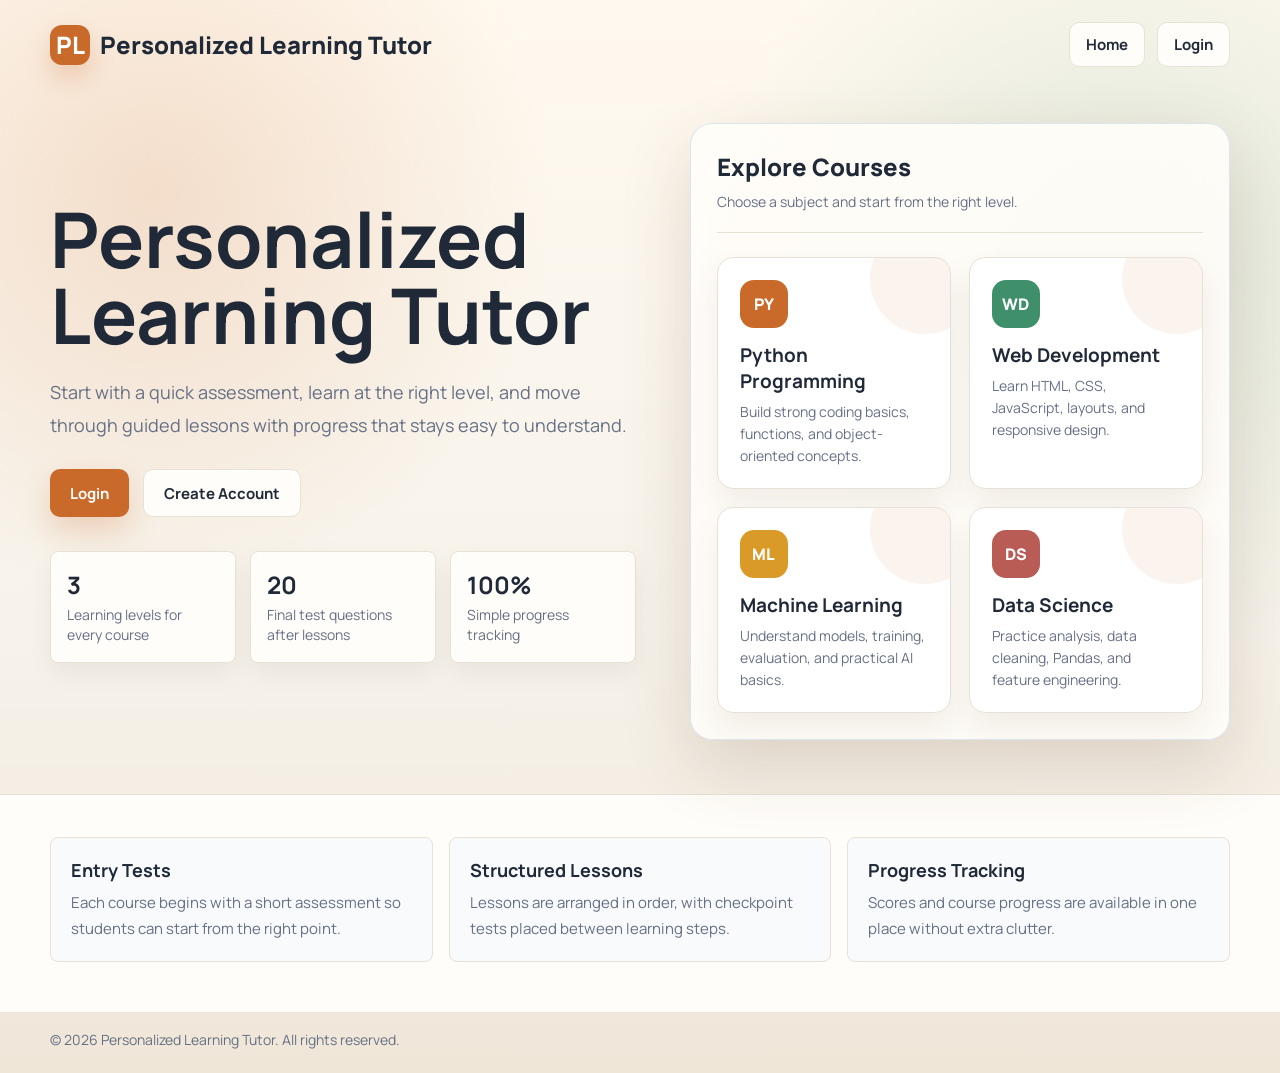
<file: templates/index.html>
<!DOCTYPE html>
<html lang="en">
<head>
<meta charset="UTF-8">
<meta name="viewport" content="width=device-width, initial-scale=1.0">
<title>Personalized Learning Tutor</title>
<link href="https://fonts.googleapis.com/css2?family=Manrope:wght@400;500;600;700;800&display=swap" rel="stylesheet">
<style>
*{margin:0;padding:0;box-sizing:border-box;}

:root{
    --bg:#f7f3eb;
    --surface:#fffdf9;
    --text:#1f2937;
    --muted:#667085;
    --accent:#c96a2b;
    --accent-dark:#a9551e;
    --green:#3f8f6b;
    --gold:#d99a27;
    --rose:#b85c55;
    --line:#e8e1d5;
    --shadow:0 24px 70px rgba(85,52,24,.16);
}

html{
    min-height:100%;
}

body{
    font-family:'Manrope',sans-serif;
    min-height:100vh;
    background:
        radial-gradient(circle at 12% 18%, rgba(201,106,43,.18), transparent 28%),
        radial-gradient(circle at 88% 24%, rgba(63,143,107,.14), transparent 30%),
        linear-gradient(180deg, #fff9ef 0%, var(--bg) 58%, #efe6d8 100%),
        var(--bg);
    color:var(--text);
}

.page{
    width:100%;
    min-height:100vh;
    display:flex;
    flex-direction:column;
}

.topbar{
    display:flex;
    justify-content:space-between;
    align-items:center;
    gap:16px;
    width:min(1180px, calc(100% - 40px));
    margin:0 auto;
    padding:22px 0;
}

.brand{
    display:flex;
    align-items:center;
    gap:10px;
    font-size:24px;
    font-weight:800;
}

.brand-mark{
    display:inline-grid;
    place-items:center;
    width:40px;
    height:40px;
    border-radius:12px;
    background:var(--accent);
    color:white;
    box-shadow:0 12px 24px rgba(201,106,43,.24);
}

.nav{
    display:flex;
    gap:12px;
    flex-wrap:wrap;
}

.nav a,
.btn{
    display:inline-flex;
    align-items:center;
    justify-content:center;
    padding:11px 16px;
    border-radius:10px;
    text-decoration:none;
    font-weight:700;
    font-size:15px;
    transition:.2s ease;
}

.nav a{
    color:var(--text);
    border:1px solid var(--line);
    background:var(--surface);
}

.nav a:hover,
.btn-secondary:hover{
    border-color:#b8c7da;
    transform:translateY(-1px);
}

.btn-primary{
    background:var(--accent);
    color:white;
    box-shadow:0 14px 30px rgba(201,106,43,.24);
}

.btn-primary:hover{
    background:var(--accent-dark);
    transform:translateY(-1px);
}

.btn-secondary{
    color:var(--text);
    border:1px solid var(--line);
    background:var(--surface);
}

.hero{
    flex:1;
    display:grid;
    grid-template-columns:minmax(0,1.04fr) minmax(360px,.96fr);
    align-items:center;
    gap:54px;
    width:min(1180px, calc(100% - 40px));
    margin:0 auto;
    padding:34px 0 54px;
}

.hero h1{
    font-size:clamp(44px,6vw,78px);
    line-height:1;
    max-width:11ch;
}

.hero p{
    margin-top:22px;
    max-width:62ch;
    color:var(--muted);
    line-height:1.8;
    font-size:18px;
}

.actions{
    display:flex;
    gap:14px;
    flex-wrap:wrap;
    margin-top:28px;
}

.btn{
    min-height:48px;
    padding-inline:20px;
}

.stats{
    display:grid;
    grid-template-columns:repeat(3,minmax(0,1fr));
    gap:14px;
    margin-top:34px;
    max-width:620px;
}

.stat{
    padding:16px;
    background:var(--surface);
    border:1px solid var(--line);
    border-radius:8px;
    box-shadow:0 10px 26px rgba(15,23,42,.06);
}

.stat strong{
    display:block;
    font-size:24px;
    color:var(--text);
}

.stat span{
    display:block;
    margin-top:4px;
    color:var(--muted);
    font-size:14px;
    line-height:1.45;
}

.visual{
    position:relative;
    min-height:520px;
}

.course-panel{
    position:relative;
    overflow:hidden;
    height:100%;
    min-height:520px;
    padding:26px;
    border:1px solid rgba(217,226,236,.9);
    border-radius:22px;
    background:rgba(255,253,249,.9);
    box-shadow:var(--shadow);
    backdrop-filter:blur(18px);
}

.panel-top{
    display:flex;
    align-items:center;
    justify-content:space-between;
    gap:16px;
    padding-bottom:18px;
    border-bottom:1px solid var(--line);
}

.panel-title{
    font-size:24px;
    font-weight:800;
}

.panel-top p{
    margin:6px 0 0;
    font-size:14px;
}

.course-grid{
    display:grid;
    grid-template-columns:repeat(2, minmax(0, 1fr));
    gap:18px;
    margin-top:24px;
}

.course-card{
    position:relative;
    overflow:hidden;
    min-height:174px;
    padding:22px;
    border:1px solid var(--line);
    border-radius:16px;
    background:white;
    box-shadow:0 16px 30px rgba(85,52,24,.08);
    transition:.2s ease;
}

.course-card::after{
    content:"";
    position:absolute;
    right:-30px;
    top:-34px;
    width:110px;
    height:110px;
    border-radius:999px;
    background:rgba(201,106,43,.08);
}

.course-card:hover{
    transform:translateY(-4px);
    box-shadow:0 22px 38px rgba(85,52,24,.13);
}

.course-icon{
    display:grid;
    place-items:center;
    width:48px;
    height:48px;
    margin-bottom:14px;
    border-radius:14px;
    color:white;
    font-weight:800;
}

.course-icon.orange{background:var(--accent);}
.course-icon.green{background:var(--green);}
.course-icon.gold{background:var(--gold);}
.course-icon.rose{background:var(--rose);}

.course-card h3{
    position:relative;
    font-size:19px;
    margin-bottom:7px;
}

.course-card p{
    position:relative;
    margin:0;
    font-size:14px;
    line-height:1.55;
    color:var(--muted);
}

.section{
    width:100%;
    padding:42px 0 50px;
    background:var(--surface);
    border-top:1px solid var(--line);
}

.section-inner{
    width:min(1180px, calc(100% - 40px));
    margin:0 auto;
    display:grid;
    grid-template-columns:repeat(3, minmax(0, 1fr));
    gap:16px;
}

.feature{
    padding:20px;
    background:#f8fafc;
    border:1px solid var(--line);
    border-radius:8px;
}

.feature h3{
    font-size:18px;
    margin-bottom:8px;
}

.feature p{
    color:var(--muted);
    line-height:1.7;
    font-size:15px;
}

footer{
    width:min(1180px, calc(100% - 40px));
    margin:0 auto;
    padding:18px 0 24px;
    color:var(--muted);
    font-size:14px;
}

@media(max-width:860px){
    .hero{
        grid-template-columns:1fr;
        gap:30px;
        padding-top:20px;
    }

    .hero h1{
        max-width:12ch;
    }

    .visual,
    .course-panel{
        min-height:auto;
    }

    .section-inner,
    .stats{
        grid-template-columns:1fr;
    }
}

@media(max-width:640px){
    .topbar,
    .hero,
    .section-inner,
    footer{
        width:min(100% - 28px, 1180px);
    }

    .topbar{
        flex-direction:column;
        align-items:flex-start;
    }

    .brand{
        font-size:21px;
    }

    .hero h1{
        font-size:42px;
    }

    .hero p{
        font-size:16px;
    }

    .course-grid{
        grid-template-columns:1fr;
    }
}
</style>
</head>
<body>
<div class="page">
    <header class="topbar">
        <div class="brand"><span class="brand-mark">PL</span>Personalized Learning Tutor</div>
        <nav class="nav">
            <a href="/">Home</a>
            <a href="/login">Login</a>
        </nav>
    </header>

    <section class="hero">
        <div class="hero-copy">
            <h1>Personalized Learning Tutor</h1>
            <p>Start with a quick assessment, learn at the right level, and move through guided lessons with progress that stays easy to understand.</p>
            <div class="actions">
                <a class="btn btn-primary" href="/login">Login</a>
                <a class="btn btn-secondary" href="/register">Create Account</a>
            </div>
            <div class="stats">
                <div class="stat">
                    <strong>3</strong>
                    <span>Learning levels for every course</span>
                </div>
                <div class="stat">
                    <strong>20</strong>
                    <span>Final test questions after lessons</span>
                </div>
                <div class="stat">
                    <strong>100%</strong>
                    <span>Simple progress tracking</span>
                </div>
            </div>
        </div>

        <div class="visual" aria-label="Learning progress preview">
            <div class="course-panel">
                <div class="panel-top">
                    <div>
                        <div class="panel-title">Explore Courses</div>
                        <p>Choose a subject and start from the right level.</p>
                    </div>
                </div>

                <div class="course-grid">
                    <div class="course-card">
                        <div class="course-icon orange">PY</div>
                        <h3>Python Programming</h3>
                        <p>Build strong coding basics, functions, and object-oriented concepts.</p>
                    </div>
                    <div class="course-card">
                        <div class="course-icon green">WD</div>
                        <h3>Web Development</h3>
                        <p>Learn HTML, CSS, JavaScript, layouts, and responsive design.</p>
                    </div>
                    <div class="course-card">
                        <div class="course-icon gold">ML</div>
                        <h3>Machine Learning</h3>
                        <p>Understand models, training, evaluation, and practical AI basics.</p>
                    </div>
                    <div class="course-card">
                        <div class="course-icon rose">DS</div>
                        <h3>Data Science</h3>
                        <p>Practice analysis, data cleaning, Pandas, and feature engineering.</p>
                    </div>
                </div>
            </div>
        </div>
    </section>

    <section class="section">
        <div class="section-inner">
            <div class="feature">
                <h3>Entry Tests</h3>
                <p>Each course begins with a short assessment so students can start from the right point.</p>
            </div>
            <div class="feature">
                <h3>Structured Lessons</h3>
                <p>Lessons are arranged in order, with checkpoint tests placed between learning steps.</p>
            </div>
            <div class="feature">
                <h3>Progress Tracking</h3>
                <p>Scores and course progress are available in one place without extra clutter.</p>
            </div>
        </div>
    </section>

    <footer>&copy; 2026 Personalized Learning Tutor. All rights reserved.</footer>
</div>
</body>
</html>
</file>
